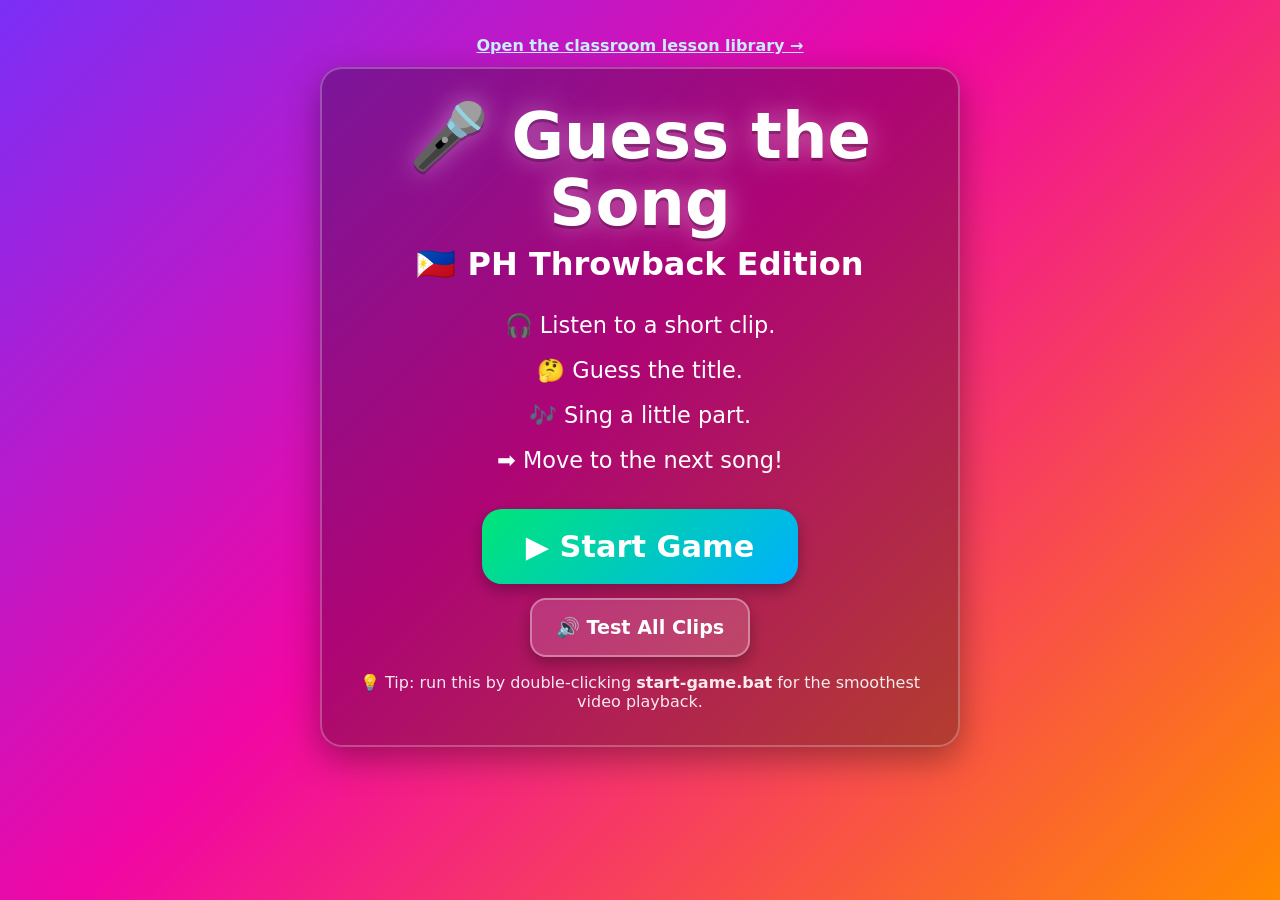
<file: index.html>
<!DOCTYPE html>
<html lang="en">
<head>
  <meta charset="UTF-8" />
  <meta name="viewport" content="width=device-width, initial-scale=1.0" />
  <!-- Helps avoid YouTube Error 153 (referrer-based embed blocking) -->
  <meta name="referrer" content="strict-origin-when-cross-origin">
  <title>Guess the Song: PH Throwback Edition</title>
  <link rel="stylesheet" href="style.css" />
</head>
<body>
  <div class="app">
    <a href="lessons/" style="display:block;text-align:center;margin:12px auto;color:#c7efff;font-weight:bold">Open the classroom lesson library →</a>

    <!-- ===================== START SCREEN ===================== -->
    <section id="screen-intro" class="screen active">
      <div class="card hero">
        <h1 class="title-glow">🎤 Guess the Song</h1>
        <h2 class="subtitle">🇵🇭 PH Throwback Edition</h2>

        <div class="how">
          <p>🎧 Listen to a short clip.</p>
          <p>🤔 Guess the title.</p>
          <p>🎶 Sing a little part.</p>
          <p>➡️ Move to the next song!</p>
        </div>

        <button class="btn btn-start" id="btn-start">▶ Start Game</button>
        <div class="start-secondary">
          <button class="btn btn-ghost" id="btn-test">🔊 Test All Clips</button>
        </div>
        <p class="mini-note">💡 Tip: run this by double-clicking <b>start-game.bat</b> for the smoothest video playback.</p>
      </div>
    </section>

    <!-- ===================== GAME SCREEN ===================== -->
    <section id="screen-game" class="screen">
      <header class="game-header">
        <h1 class="game-title">🎤 Guess the Song: PH Throwback Edition</h1>
      </header>

      <!-- Round info -->
      <div class="round-bar">
        <div class="round-pill">Round <span id="round-current">1</span> / <span id="round-total">9</span></div>
        <div class="badge" id="difficulty-badge">Easy</div>
        <div class="category-pill">🎵 <span id="category">Category</span></div>
      </div>

      <!-- Video (the clip plays behind the Listen Mode overlay) -->
      <div class="card">
        <div class="video-frame" id="song-frame">
          <div id="youtube-player"></div>
          <div class="video-placeholder" id="song-overlay">Press ▶ Play Clip to start</div>
        </div>
        <div class="timer-line">⏱️ <span id="timer">10</span> seconds</div>
        <a class="yt-fallback hidden" id="yt-fallback" target="_blank" rel="noopener">😕 Video not playing? Open on YouTube (backup)</a>
      </div>

      <!-- Hint -->
      <div class="hint-box hidden" id="hint-box">
        <span class="hint-label">💡 Hint:</span> <span id="hint-text"></span>
      </div>

      <!-- Title: hidden then revealed -->
      <div class="answer-box" id="answer-box">
        <div class="hidden-title" id="hidden-title">🎶 ??? &nbsp;—&nbsp; Guess the title! 🎶</div>
        <div class="revealed hidden" id="revealed">
          <div class="answer-title" id="answer-title"></div>
          <div class="answer-artist" id="answer-artist"></div>
          <div class="answer-cta">🎤 Now sing the chorus or the next line!</div>
          <button class="btn btn-blue" id="btn-showvideo">📺 Show Video After Reveal</button>
        </div>
      </div>

      <!-- Sing challenge -->
      <div class="sing-box hidden" id="sing-box">
        <span class="sing-label">🎶 Sing Challenge:</span> <span id="sing-text"></span>
      </div>

      <!-- Controls -->
      <div class="controls">
        <button class="btn btn-play"    id="btn-play">▶ Play Clip</button>
        <button class="btn btn-blue"    id="btn-replay">🔁 Replay Clip</button>
        <button class="btn btn-yellow"  id="btn-hint">💡 Show Hint</button>
        <button class="btn btn-green"   id="btn-reveal">✅ Reveal Title</button>
        <button class="btn btn-purple"  id="btn-sing">🎶 Show Sing Challenge</button>
        <button class="btn btn-pink"    id="btn-next">⏭ Next Song</button>
      </div>

      <div class="controls secondary">
        <button class="btn btn-ghost" id="btn-shuffle">🔀 Shuffle Songs: Off</button>
        <button class="btn btn-ghost" id="btn-reset">🏠 Reset Game</button>
      </div>
    </section>

    <!-- ===================== TEST ALL CLIPS SCREEN ===================== -->
    <section id="screen-test" class="screen">
      <header class="game-header">
        <h1 class="game-title">🔊 Test All Clips</h1>
      </header>
      <p class="lead center">Quickly check every song before your presentation. (Presenter only.)</p>

      <div class="card">
        <div class="video-frame">
          <div id="test-player-frame"></div>
          <div class="video-placeholder" id="test-overlay">Click ▶ Test Clip on any song below</div>
        </div>
        <div class="controls">
          <button class="btn btn-blue" id="btn-next-test">⏭ Next Test Song</button>
          <button class="btn btn-pink" id="btn-back-game">🏠 Back to Game</button>
        </div>
      </div>

      <div class="test-list" id="test-list"></div>
    </section>

  </div>

  <!-- YouTube IFrame Player API -->
  <script src="https://www.youtube.com/iframe_api"></script>
  <!-- Game logic (defer = runs after the HTML is parsed) -->
  <script src="script.js" defer></script>
</body>
</html>
</file>
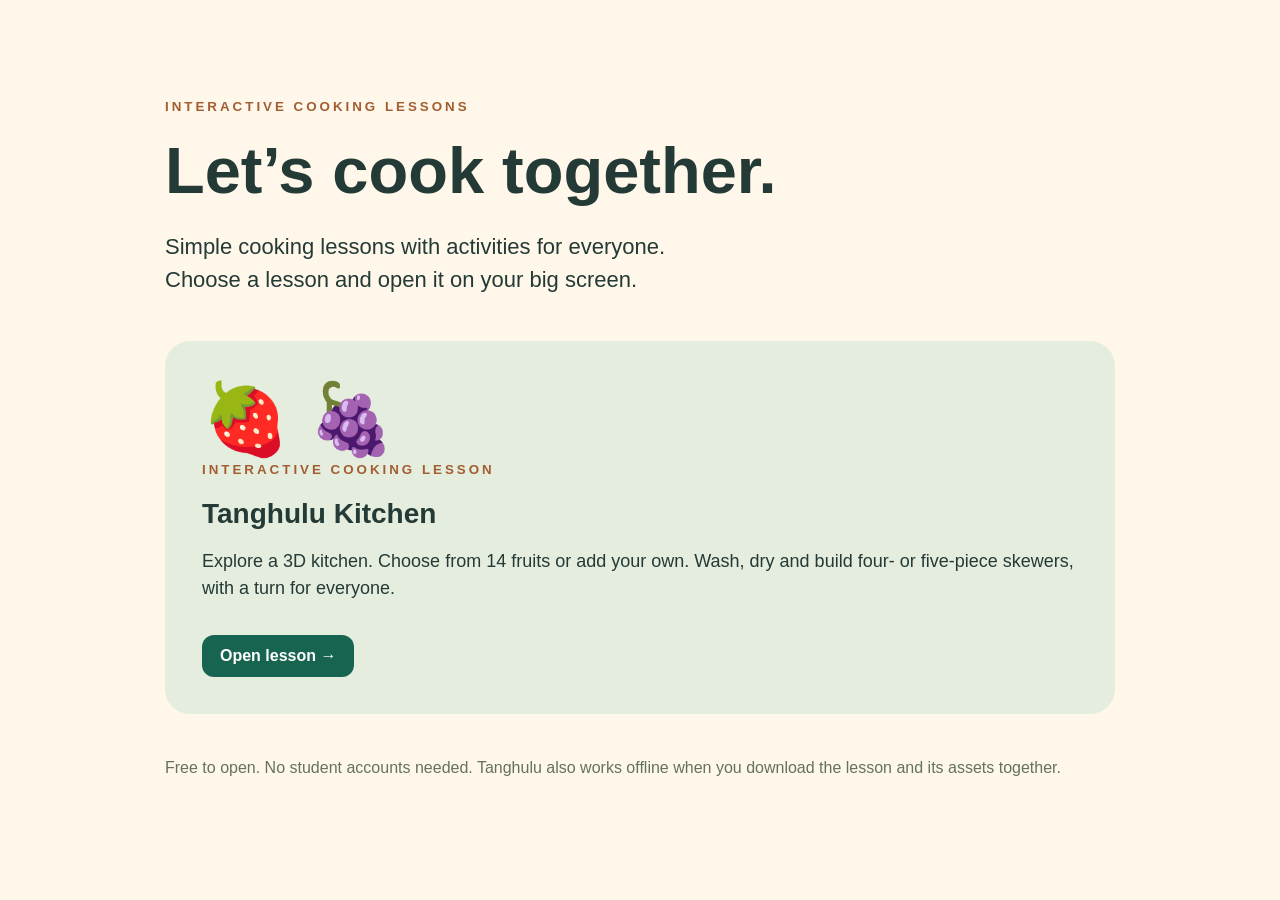
<file: lessons/index.html>
<!doctype html><html lang="en"><meta charset="utf-8"><meta name="viewport" content="width=device-width,initial-scale=1"><title>Interactive Cooking Lessons</title><style>*{box-sizing:border-box}body{margin:0;background:#fff7e9;color:#243a36;font-family:'Trebuchet MS',Arial,sans-serif}main{max-width:1000px;margin:8vh auto;padding:25px}small{font-weight:bold;letter-spacing:3px;color:#a25e32}h1{font-size:clamp(38px,6vw,65px);margin:18px 0}p{font-size:22px;line-height:1.5}.items{display:grid;grid-template-columns:1fr;gap:25px;margin-top:45px}a.card{display:block;text-decoration:none;color:inherit;background:#e5edde;padding:35px;border-radius:25px;border:2px solid transparent;transition:.2s}a.card:hover{transform:translateY(-5px);border-color:#176550}.art{font-size:70px}.card h2{font-size:28px;margin:20px 0 8px}.card p{font-size:18px}.open{display:inline-block;background:#176550;color:white;padding:12px 18px;border-radius:12px;margin-top:15px;font-weight:bold}footer{margin-top:45px;font-size:16px;color:#64725e}@media(max-width:600px){.items{grid-template-columns:1fr}}a:focus-visible{outline:4px solid orange}</style><main><small>INTERACTIVE COOKING LESSONS</small><h1>Let’s cook together.</h1><p>Simple cooking lessons with activities for everyone.<br>Choose a lesson and open it on your big screen.</p><div class="items"><a class="card" href="Tanghulu.html"><div class="art">🍓 🍇</div><small>INTERACTIVE COOKING LESSON</small><h2>Tanghulu Kitchen</h2><p>Explore a 3D kitchen. Choose from 14 fruits or add your own. Wash, dry and build four- or five-piece skewers, with a turn for everyone.</p><span class="open">Open lesson →</span></a></div><footer>Free to open. No student accounts needed. Tanghulu also works offline when you download the lesson and its assets together.</footer></main></html>
</file>
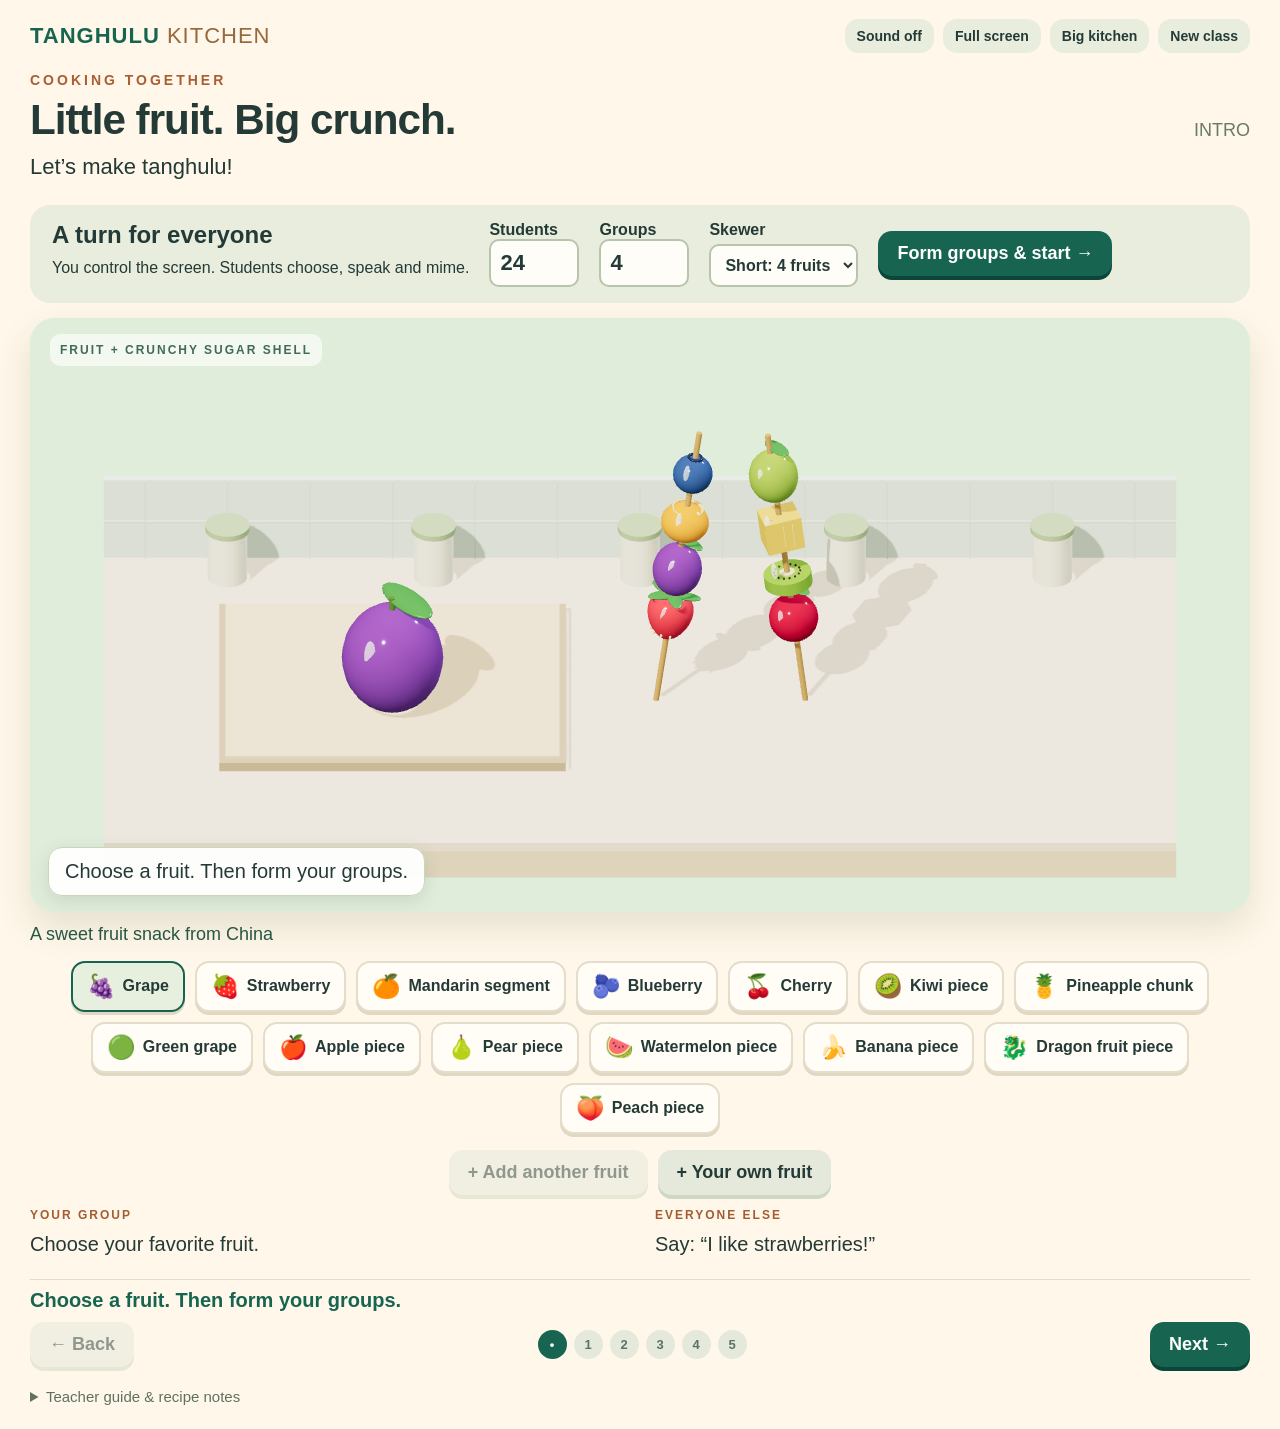
<file: lessons/Tanghulu.html>
<!doctype html>
<html lang="en"><head><meta charset="utf-8"><meta name="viewport" content="width=device-width,initial-scale=1"><title>Tanghulu Kitchen • Interactive Lesson</title><link rel="stylesheet" href="assets/lesson.css"></head>
<body><header><a class="brand" href="Library.html">TANGHULU <span>KITCHEN</span></a><div class="tools"><button id="sound" aria-pressed="false">Sound off</button><button id="full">Full screen</button><button id="kitchen-only">Big kitchen</button><button id="restart">New class</button></div></header>
<main><section class="heading"><div><div class="eyebrow" id="eyebrow">COOKING TOGETHER</div><h1 id="title">Little fruit. Big crunch.</h1><p id="instruction">Let’s make tanghulu!</p></div><span class="stepcount" id="stepcount">INTRO</span></section>
<section id="setup" class="setup"><div><h2>A turn for everyone</h2><p>You control the screen. Students choose, speak and mime.</p></div><label>Students <input id="students" type="number" min="1" max="60" value="24"></label><label>Groups <input id="groups" type="number" min="1" max="8" value="4"></label><label>Skewer <select id="capacity"><option value="4">Short: 4 fruits</option><option value="5">Long: 5 fruits</option></select></label><button id="start">Form groups & start →</button></section>
<section class="classbar" id="classbar" hidden><div id="groupnav"></div><div id="turn"></div></section>
<section class="stage"><div class="scene-toolbar"><div id="stagelabel" class="stagelabel">FRUIT + CRUNCHY SUGAR SHELL</div><div id="stick-progress"></div></div><div class="scene-coach"><div id="scene-message" aria-live="polite"></div><div class="stagecontrols" id="stagecontrols"></div></div><div id="viewport" aria-label="Interactive 3D kitchen"></div><div id="fallback" hidden>Your browser could not start the 3D kitchen. Try Edge or Chrome with graphics acceleration enabled.</div></section><div id="hint" class="hint">A sweet fruit snack from China</div>
<section id="palette" class="palette" aria-label="Choose fruit"></section><div id="fruit-tools"><button id="add-fruit" class="light">+ Add another fruit</button><button id="custom-open" class="light">+ Your own fruit</button></div><div id="inventory" class="inventory"></div><section class="participation" id="participation"><div><span>YOUR GROUP</span><p id="activecue">Choose your favorite fruit.</p></div><div><span>EVERYONE ELSE</span><p id="watchcue">Say: “I like strawberries!”</p></div></section>
<div class="feedback" id="feedback" aria-live="polite">Sweet. Shiny. Crunchy.</div>
<nav><button id="back" class="light">← Back</button><div id="steps" class="steps"></div><button id="next">Next →</button></nav>
<details><summary>Teacher guide & recipe notes</summary><p>Drag with a mouse or touch. Or choose a fruit, then click the large action button. This lesson uses one classroom screen: the teacher operates it while the numbered student directs each turn. Students are numbered within each group. Assign these numbers in the room. Every member gets a wash, dry and skewer turn. Watching groups answer, mime or check the step. “Next” can skip a screen for a quick demonstration; the group tracker only marks a group finished after all member turns and the coating/cooling demonstration. Select a group to return to its progress. “Replay step” resets only the current activity.</p><p>Wash hands first. An adult prepares the fruit and handles sharp skewers. The syrup and dipping are adult-only. Dry fruit completely. Use 2 parts white sugar to 1 part water by volume. An adult heats syrup to about 150°C / 300°F using a candy thermometer, dips the skewers, immediately dips the coated fruit in cold water (with ice if available) to set the sugar, then rests it on baking parchment. The onscreen timer is pretend, not a cooking timer. An adult checks cooling and suitable portions before serving. Remove cherry pits. Use peeled mandarin segments, peeled kiwi pieces and pineapple chunks, not whole unpeeled fruits.</p><p>Class progress stays in this browser tab only. No student names or accounts are needed. <a href="https://www.alphafoodie.com/how-to-make-tanghulu/" target="_blank" rel="noopener">Cold-water cooling recipe reference</a>. Graphics use <a href="assets/three-LICENSE.txt">Three.js (MIT license)</a>.</p></details></main>
<dialog id="custom-dialog"><h2>Your own fruit</h2><p>Choose a name and color for a fruit piece.</p><label>Fruit name <input id="custom-name" maxlength="35" placeholder="e.g. Mango piece"></label><label>Fruit color <input id="custom-color" type="color" value="#ffb52e"></label><div><button id="custom-save">Add fruit</button><button id="custom-cancel" class="light">Cancel</button></div></dialog><script src="assets/three.min.js"></script><script src="assets/lesson.js"></script></body></html>
</file>
<file: style.css>
/* ============================================================
   Guess the Song: PH Throwback Edition — simple karaoke style
   ============================================================ */

* { box-sizing: border-box; margin: 0; padding: 0; }

html, body { height: 100%; }

body {
  font-family: "Poppins", "Segoe UI", "Trebuchet MS", system-ui, sans-serif;
  color: #fff;
  min-height: 100vh;
  background: linear-gradient(135deg, #7b2ff7, #f107a3 45%, #ff8a00 100%);
  background-attachment: fixed;
}

.app { max-width: 900px; margin: 0 auto; padding: 24px 16px 60px; }

/* ---------- Screens ---------- */
.screen { display: none; animation: fadeIn 0.4s ease; }
.screen.active { display: block; }
@keyframes fadeIn { from { opacity: 0; transform: translateY(10px);} to { opacity: 1; transform: translateY(0);} }

/* ---------- Cards ---------- */
.card {
  background: rgba(0, 0, 0, 0.28);
  border: 2px solid rgba(255, 255, 255, 0.25);
  border-radius: 22px;
  padding: 22px;
  margin: 0 auto 18px;
  box-shadow: 0 12px 34px rgba(0, 0, 0, 0.35);
  backdrop-filter: blur(6px);
}
.hero { text-align: center; max-width: 640px; padding: 34px 26px; }

/* ---------- Titles ---------- */
.title-glow {
  font-size: clamp(2.4rem, 8vw, 4rem);
  font-weight: 800;
  line-height: 1.05;
  text-shadow: 0 3px 0 rgba(0,0,0,0.25), 0 0 26px rgba(255,255,255,0.4);
}
.subtitle { font-size: clamp(1.3rem, 4vw, 2rem); margin: 8px 0 20px; font-weight: 700; }

.how { font-size: clamp(1.1rem, 3vw, 1.4rem); line-height: 2; margin: 18px 0 26px; }
.mini-note { margin-top: 16px; opacity: 0.9; font-size: 1rem; }

/* ---------- Game header ---------- */
.game-header { text-align: center; margin-bottom: 16px; }
.game-title {
  font-size: clamp(1.4rem, 4.5vw, 2.4rem);
  font-weight: 800;
  text-shadow: 0 2px 0 rgba(0,0,0,0.25);
}

/* ---------- Round bar ---------- */
.round-bar {
  display: flex; flex-wrap: wrap; gap: 12px;
  justify-content: center; align-items: center;
  margin-bottom: 16px;
}
.round-pill, .category-pill {
  background: rgba(0,0,0,0.3);
  border: 2px solid rgba(255,255,255,0.3);
  border-radius: 999px;
  padding: 10px 20px;
  font-size: clamp(1rem, 2.5vw, 1.25rem);
  font-weight: 700;
}
.badge {
  border-radius: 999px;
  padding: 10px 22px;
  font-size: clamp(1rem, 2.5vw, 1.25rem);
  font-weight: 800;
  color: #1a1a1a;
  background: #ddd;
  box-shadow: 0 4px 12px rgba(0,0,0,0.3);
}
.diff-easy    { background: #3ddc84; color: #05210f; }
.diff-medium  { background: #22c3ff; color: #04222b; }
.diff-hard    { background: #ffb020; color: #3a2500; }

/* ---------- Video ---------- */
.video-frame {
  position: relative;
  width: 100%;
  aspect-ratio: 16 / 9;
  background: #000;
  border-radius: 16px;
  overflow: hidden;
  border: 3px solid rgba(255,255,255,0.35);
}
#youtube-player { position: absolute; inset: 0; width: 100%; height: 100%; }
#youtube-player iframe { position: absolute; inset: 0; width: 100%; height: 100%; border: 0; }
.video-placeholder {
  position: absolute; inset: 0; z-index: 3;
  display: flex; flex-direction: column; align-items: center; justify-content: center;
  text-align: center; padding: 20px; line-height: 1.5;
  font-size: clamp(1.1rem, 3vw, 1.5rem); font-weight: 700; color: #fff;
  background: repeating-linear-gradient(45deg, #2a0a40, #2a0a40 18px, #3a0f55 18px, #3a0f55 36px);
}

/* Colorful "Listen Mode" cover — sits ON TOP of the playing video so the
   audience hears audio but sees no video, title, thumbnail, or captions. */
.video-placeholder.listen-mode {
  background: linear-gradient(135deg, #7b2ff7, #f107a3 50%, #ff8a00);
  background-size: 200% 200%;
  animation: lmShift 6s ease infinite;
  gap: 6px;
}
@keyframes lmShift {
  0% { background-position: 0% 50%; }
  50% { background-position: 100% 50%; }
  100% { background-position: 0% 50%; }
}
.lm-badge {
  font-size: clamp(1.6rem, 5vw, 2.6rem);
  font-weight: 800;
  letter-spacing: 1px;
  text-shadow: 0 3px 0 rgba(0,0,0,0.25);
  animation: lmPulse 1.4s ease-in-out infinite;
}
@keyframes lmPulse { 0%,100% { transform: scale(1); } 50% { transform: scale(1.06); } }
.lm-main { font-size: clamp(1.2rem, 3.5vw, 1.8rem); font-weight: 800; }
.lm-sub  { font-size: clamp(1rem, 3vw, 1.4rem); font-weight: 700; opacity: 0.95; }
.timer-line {
  text-align: center;
  margin-top: 14px;
  font-size: clamp(1.3rem, 4vw, 1.9rem);
  font-weight: 800;
}
.time-up { color: #ffe14d; }

/* ---------- Hint ---------- */
.hint-box {
  background: rgba(255, 225, 77, 0.18);
  border: 2px solid #ffe14d;
  border-radius: 16px;
  padding: 16px 20px;
  margin-bottom: 16px;
  font-size: clamp(1.1rem, 3vw, 1.4rem);
}
.hint-label { font-weight: 800; color: #ffe14d; }

/* ---------- Answer / title ---------- */
.answer-box {
  text-align: center;
  padding: 22px;
  margin-bottom: 16px;
  border-radius: 18px;
  background: rgba(0,0,0,0.25);
  border: 2px dashed rgba(255,255,255,0.35);
}
.hidden-title { font-size: clamp(1.3rem, 4vw, 2rem); font-weight: 700; opacity: 0.9; }
.revealed.reveal-anim { animation: popIn 0.6s cubic-bezier(0.18, 1.4, 0.4, 1); }
@keyframes popIn {
  0% { opacity: 0; transform: scale(0.6); }
  100% { opacity: 1; transform: scale(1); }
}
.answer-title { font-size: clamp(2rem, 6vw, 3rem); font-weight: 800; text-shadow: 0 2px 0 rgba(0,0,0,0.3); }
.answer-artist { font-size: clamp(1.3rem, 4vw, 1.9rem); font-weight: 700; margin-top: 4px; color: #ffe14d; }
.answer-cta { margin-top: 14px; font-size: clamp(1.1rem, 3vw, 1.4rem); font-weight: 700; }
#btn-showvideo { margin-top: 16px; }

/* ---------- Sing challenge ---------- */
.sing-box {
  background: rgba(123, 47, 247, 0.28);
  border: 2px solid #c99bff;
  border-radius: 16px;
  padding: 16px 20px;
  margin-bottom: 18px;
  font-size: clamp(1.1rem, 3vw, 1.4rem);
}
.sing-label { font-weight: 800; color: #e9d5ff; }

/* ---------- Buttons ---------- */
.controls { display: flex; flex-wrap: wrap; gap: 12px; justify-content: center; }
.controls.secondary { margin-top: 14px; }

.btn {
  font-family: inherit;
  font-weight: 800;
  font-size: clamp(1rem, 2.6vw, 1.2rem);
  border: none;
  border-radius: 16px;
  padding: 16px 24px;
  cursor: pointer;
  color: #fff;
  box-shadow: 0 6px 16px rgba(0,0,0,0.3);
  transition: transform 0.12s ease, filter 0.2s ease;
}
.btn:hover { transform: translateY(-3px); filter: brightness(1.1); }
.btn:active { transform: translateY(1px) scale(0.98); }

.btn-start {
  background: linear-gradient(135deg, #00e676, #00b0ff);
  font-size: clamp(1.4rem, 5vw, 1.9rem);
  padding: 20px 44px;
  border-radius: 20px;
}
.btn-play   { background: linear-gradient(135deg, #00e676, #00b248); }
.btn-blue   { background: linear-gradient(135deg, #29b6f6, #0077c2); }
.btn-yellow { background: linear-gradient(135deg, #ffd54f, #ffa000); color: #3a2500; }
.btn-green  { background: linear-gradient(135deg, #66bb6a, #2e7d32); }
.btn-purple { background: linear-gradient(135deg, #ab47bc, #6a1b9a); }
.btn-pink   { background: linear-gradient(135deg, #ff4081, #c2185b); }
.btn-ghost  { background: rgba(255,255,255,0.15); border: 2px solid rgba(255,255,255,0.35); }

/* ---------- Start screen extras ---------- */
.start-secondary { margin-top: 14px; }

/* ---------- "Open on YouTube" fallback link ---------- */
.yt-fallback {
  display: block;
  text-align: center;
  margin-top: 12px;
  color: #fff;
  font-weight: 700;
  font-size: 1rem;
  text-decoration: underline;
  opacity: 0.9;
}
.yt-fallback:hover { opacity: 1; }

/* ---------- Test All Clips screen ---------- */
.lead { font-size: clamp(1.05rem, 3vw, 1.35rem); margin-bottom: 16px; opacity: 0.95; }
.lead.center { text-align: center; }

#test-player-frame { position: absolute; inset: 0; width: 100%; height: 100%; }
#test-player-frame iframe { position: absolute; inset: 0; width: 100%; height: 100%; border: 0; }

.small-badge { padding: 4px 12px; font-size: 0.85rem; }

.test-list { display: flex; flex-direction: column; gap: 12px; }
.test-row {
  display: flex; align-items: center; justify-content: space-between;
  gap: 14px; flex-wrap: wrap;
  background: rgba(0,0,0,0.28);
  border: 2px solid rgba(255,255,255,0.22);
  border-radius: 16px;
  padding: 14px 18px;
}
.test-row.active-row { border-color: #ffe14d; box-shadow: 0 0 18px rgba(255,225,77,0.4); }
.test-info { display: flex; align-items: center; gap: 14px; min-width: 240px; flex: 1 1 300px; }
.test-num {
  font-size: 1.5rem; font-weight: 800; min-width: 40px; text-align: center;
  background: rgba(255,255,255,0.15); border-radius: 12px; padding: 6px 0;
}
.test-title { font-size: 1.2rem; font-weight: 800; }
.test-sub { font-size: 1rem; opacity: 0.9; }
.test-tags { display: flex; align-items: center; gap: 10px; margin-top: 6px; flex-wrap: wrap; }
.test-timing { font-size: 0.9rem; opacity: 0.9; background: rgba(255,255,255,0.12); padding: 3px 10px; border-radius: 999px; }
.test-actions { display: flex; gap: 10px; flex-wrap: wrap; }
.test-actions .btn { padding: 12px 16px; font-size: 1rem; }
.yt-open { text-decoration: none; display: inline-block; }
.yt-open.disabled { opacity: 0.4; pointer-events: none; }

/* ---------- Utility ---------- */
.hidden { display: none !important; }
code { background: rgba(0,0,0,0.4); padding: 2px 6px; border-radius: 6px; color: #ffe14d; font-size: 0.9em; }

/* ---------- Mobile ---------- */
@media (max-width: 620px) {
  .btn { flex: 1 1 45%; }
  .btn-start { width: 100%; }
}
</file>
<file: lessons/assets/lesson.css>
:root{--ink:#243a36;--green:#176550;--cream:#fff7e9;--orange:#f49349}*{box-sizing:border-box}body{margin:0;background:var(--cream);color:var(--ink);font-family:'Trebuchet MS',Arial,sans-serif}button,a,input{touch-action:manipulation}button{font:inherit;border:0;border-radius:14px;background:var(--green);color:white;padding:12px 19px;font-weight:bold;font-size:18px;cursor:pointer;box-shadow:0 4px 0 #0c4539;transition:transform .15s}button:hover{transform:translateY(-2px)}button:active{transform:translateY(2px);box-shadow:none}button:disabled{opacity:.5;cursor:default}button:focus-visible,a:focus-visible,input:focus-visible{outline:4px solid #ee943e;outline-offset:3px}[hidden]{display:none!important}header{max-width:1420px;margin:auto;padding:19px 30px;display:flex;justify-content:space-between;align-items:center}.brand{font-size:22px;font-weight:900;letter-spacing:1px;text-decoration:none;color:var(--green)}.brand span{font-weight:normal;color:#96683c}.tools{display:flex;gap:9px}.tools button{font-size:14px;padding:9px 12px;background:#e8edde;color:var(--ink);box-shadow:none}main{max-width:1420px;margin:auto;padding:0 30px 24px}.heading{display:flex;align-items:center;justify-content:space-between}.eyebrow{font-size:14px;letter-spacing:3px;font-weight:bold;color:#aa5e32}h1{font-size:clamp(30px,3.3vw,50px);letter-spacing:-1px;margin:8px 0}p{margin:8px 0;font-size:22px;line-height:1.35}.stepcount{font-size:18px;color:#6a7a69;white-space:nowrap}.setup{display:flex;align-items:center;gap:20px;margin:15px 0;padding:16px 22px;background:#e8edde;border-radius:20px}.setup h2{margin:0;font-size:24px}.setup p{font-size:16px}.setup label{font-size:16px;font-weight:bold}.setup input{display:block;width:90px;border:2px solid #b7c5ac;border-radius:10px;padding:9px;font:inherit;font-size:22px;color:var(--ink);background:#fffdf8}.classbar{display:flex;align-items:center;justify-content:space-between;gap:12px;margin:14px 0}#groupnav{display:flex;flex-wrap:wrap;gap:8px}#groupnav button{font-size:15px;background:#e5e9dc;box-shadow:none;color:var(--ink);padding:9px 13px}#groupnav button.current{background:var(--green);color:white}#turn{font-size:19px;font-weight:bold;text-align:right}.stage{position:relative;height:clamp(310px,45vh,510px);border-radius:27px;overflow:hidden;background:linear-gradient(#dfeddd,#dce7d0);box-shadow:0 15px 35px #314a2920;isolation:isolate}#viewport{width:100%;height:100%;touch-action:none}canvas{display:block;width:100%;height:100%}.stagelabel{position:absolute;left:25px;top:22px;font-size:13px;letter-spacing:2px;font-weight:bold;color:#416b57;pointer-events:none}.stagecontrols{position:absolute;right:20px;top:17px;display:flex;gap:10px;flex-wrap:wrap;justify-content:end;max-width:65%}.hint{position:absolute;bottom:17px;left:25px;font-size:18px;color:#285745;pointer-events:none;background:#fff8;padding:8px 13px;border-radius:10px}#fallback{position:absolute;inset:25%;background:#fff4db;padding:20px;border-radius:15px;font-size:22px}.palette{display:flex;align-items:center;justify-content:center;flex-wrap:wrap;gap:10px;margin:16px 0}.palette button{background:#fffdf6;color:var(--ink);border:2px solid #e5ddcc;box-shadow:0 3px 0 #e1d7c3;font-size:16px;padding:10px 14px}.palette button.chosen{border-color:var(--green);background:#e7f0df}.palette b{font-size:23px;vertical-align:middle;margin-right:7px}.participation{display:grid;grid-template-columns:1fr 1fr;gap:30px;border-bottom:1px solid #dfddcc;padding:10px 0 13px}.participation span{font-size:12px;font-weight:bold;letter-spacing:2px;color:#a25e32}.participation p{font-size:20px}.feedback{font-size:20px;font-weight:bold;color:var(--green);min-height:31px;padding-top:9px}nav{display:flex;justify-content:space-between;align-items:center;gap:14px;margin-top:10px}.light{background:#e5e9dc;color:var(--ink);box-shadow:0 4px 0 #ced8c2}.steps{display:flex;gap:7px}.steps button{border-radius:50%;width:29px;height:29px;padding:0;font-size:13px;background:#e5e9dc;color:#5b7364;box-shadow:none}.steps button.current{background:var(--green);color:white}details{font-size:15px;margin-top:21px;color:#607161}details p{font-size:16px;max-width:1100px}a{color:var(--green)}@media(max-width:800px){header,main{padding-left:15px;padding-right:15px}.setup{flex-wrap:wrap;gap:14px}.setup>div{width:100%}.brand{font-size:16px}.tools{gap:4px}.tools button{font-size:12px;padding:8px}.stage{height:340px}.classbar{flex-wrap:wrap}#turn{text-align:left;font-size:17px}.participation{gap:15px}.participation p{font-size:17px}.stagecontrols button{font-size:14px;padding:10px}.palette{gap:6px}.palette button{font-size:13px;padding:8px}.palette b{font-size:18px}.hint{font-size:15px;left:10px;bottom:10px}.stagelabel{left:15px;top:15px;font-size:11px}.stepcount{font-size:14px}h1{font-size:31px}#instruction{font-size:19px}}@media(prefers-reduced-motion:reduce){button{transition:none}}
:root nav{flex-wrap:wrap}@media(max-width:800px){.steps{gap:4px}.steps button{width:22px;height:22px;font-size:11px}nav>button{font-size:16px;padding:10px 12px}.heading>div{min-width:0}.stepcount{margin-left:10px}}

/* Keep all lesson text and controls outside the 3D canvas. */
.scene-toolbar{display:flex;align-items:center;justify-content:space-between;flex-wrap:wrap;gap:12px;margin:14px 0}.scene-toolbar .stagelabel{position:static;max-width:100%;line-height:1.5}.scene-toolbar .stagecontrols{position:static;max-width:none;justify-content:flex-start;gap:10px}.hint{position:static;display:block;background:none;padding:0;margin:12px 0;font-size:18px}.stage{height:clamp(300px,40vh,440px)}@media(max-width:800px){.scene-toolbar{gap:10px}.scene-toolbar .stagecontrols{width:100%}.stage{height:330px}.hint{font-size:16px}}

/* A larger kitchen with prompts in reserved corners of the scene. */
header,main{max-width:1700px}.stage{height:clamp(520px,66vh,850px);border-radius:25px}.stage .scene-toolbar{position:absolute;left:20px;top:16px;z-index:2;margin:0;display:block;pointer-events:none}.stage .stagelabel{font-size:12px;background:#fff9;padding:7px 10px;border-radius:10px;max-width:340px}.stage #stick-progress{font-size:16px;font-weight:bold;margin:8px 10px}.scene-coach{position:absolute;left:18px;bottom:16px;right:18px;z-index:3;display:flex;justify-content:space-between;align-items:end;gap:15px;pointer-events:none}#scene-message{background:#fffffff0;border:1px solid #c8d6ba;border-radius:14px;padding:12px 16px;font-size:20px;max-width:52%;box-shadow:0 5px 18px #234b2620}.scene-coach .stagecontrols{position:static;max-width:46%;display:flex;justify-content:end;pointer-events:auto}.inventory{display:flex;align-items:center;gap:9px;overflow-x:auto;padding:13px 2px;margin:10px 0;font-size:14px}.inventory strong,.inventory-fruit{white-space:nowrap}.inventory-fruit{padding:8px 10px;background:#e6eddd;border-radius:10px}#fruit-tools{display:flex;gap:10px;justify-content:center;flex-wrap:wrap}.setup select{display:block;margin-top:5px;border:2px solid #b7c5ac;border-radius:10px;padding:10px;color:var(--ink);background:#fffdf8;font:inherit}dialog{border:0;border-radius:22px;padding:28px;background:var(--cream);color:var(--ink);max-width:450px;width:90%}dialog::backdrop{background:#123d3288}dialog label{display:block;margin:18px 0;font-size:18px}dialog input{display:block;padding:10px;font:inherit;width:100%;border:1px solid #adb89c;border-radius:9px}dialog input[type=color]{height:48px}dialog>div{display:flex;gap:10px}.kitchen-focus .heading,.kitchen-focus .setup,.kitchen-focus .participation,.kitchen-focus details,.kitchen-focus .eyebrow{display:none}.kitchen-focus .stage{height:76vh;min-height:520px}.kitchen-focus .palette{margin:10px 0}.kitchen-focus header{padding-top:8px;padding-bottom:8px}@media(max-width:800px){.tools{flex-wrap:wrap;justify-content:end}.stage{height:620px;min-height:620px}.scene-coach{display:block;left:12px;right:12px;bottom:12px}#scene-message{max-width:100%;font-size:16px;margin-bottom:10px;padding:9px 12px}.scene-coach .stagecontrols{max-width:100%;justify-content:flex-start}.stage .scene-toolbar{left:12px;top:12px}.setup{gap:12px}.setup select{max-width:160px}.kitchen-focus .stage{height:80vh}.palette{max-height:160px;overflow-y:auto}}
</file>
